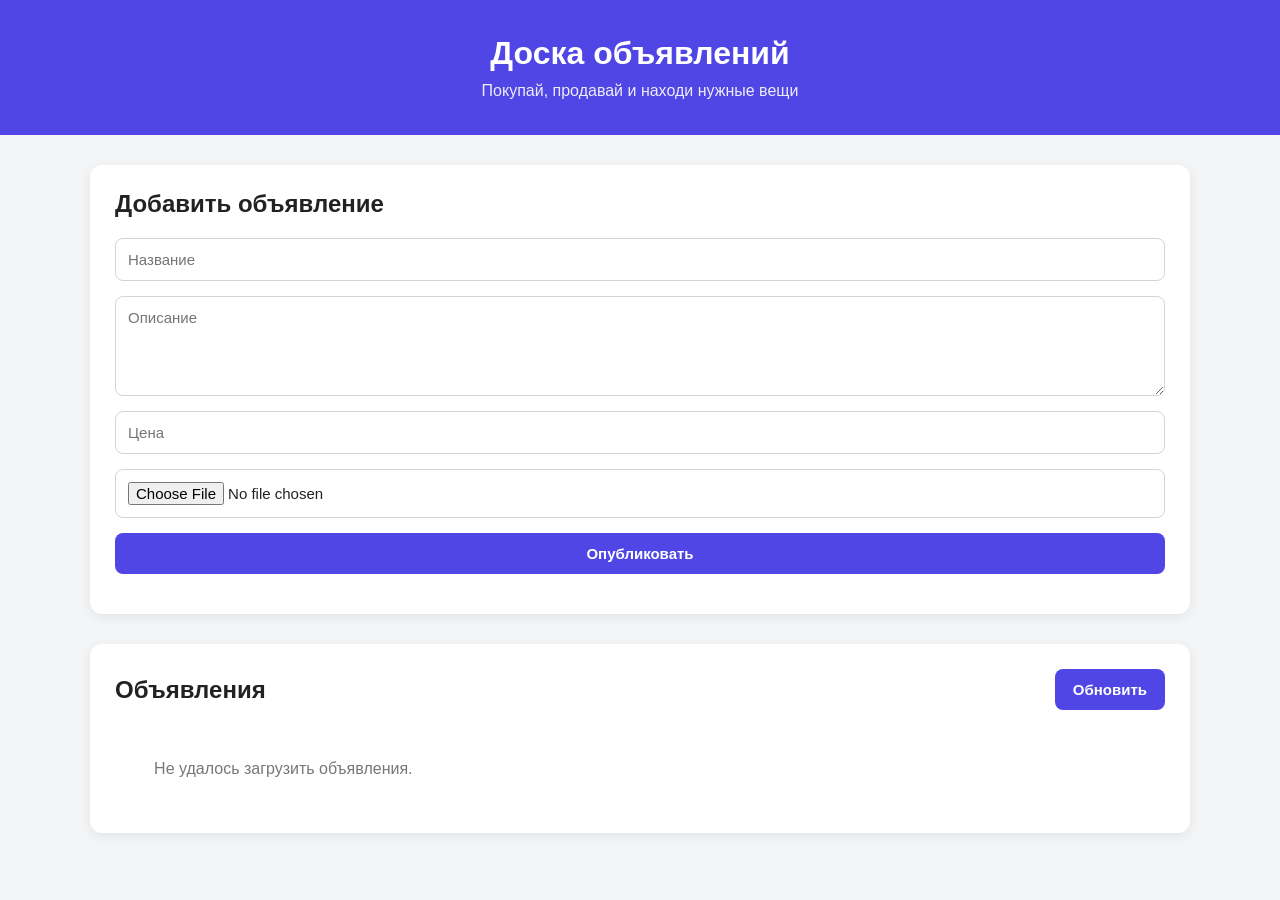
<file: ads-board/index.html>
<!DOCTYPE html>
<html lang="ru">

<head>
    <meta charset="UTF-8">
    <meta name="viewport" content="width=device-width, initial-scale=1.0">

    <title>Доска объявлений</title>

    <link rel="stylesheet" href="style.css">
</head>

<body>

    <header>
        <h1>Доска объявлений</h1>
        <p>Покупай, продавай и находи нужные вещи</p>
    </header>

    <main>

        <!-- Форма добавления объявления -->
        <section class="add-section">

            <h2>Добавить объявление</h2>

            <form id="adForm">

                <input type="text" id="title" placeholder="Название" required>

                <textarea id="description" placeholder="Описание" required></textarea>

                <input type="number" id="price" placeholder="Цена" step="0.01" min="0" required>

                <input type="file" id="image" accept="image/*">

                <button type="submit">
                Опубликовать
            </button>

            </form>

            <p id="formMessage"></p>

        </section>


        <!-- Список объявлений -->
        <section class="ads-section">

            <div class="section-header">
                <h2>Объявления</h2>

                <button id="refreshButton">
                Обновить
            </button>
            </div>

            <div id="adsList">
                <p class="loading">
                    Загрузка объявлений...
                </p>
            </div>

        </section>

    </main>

    <script src="script.js"></script>

</body>

</html>
</file>
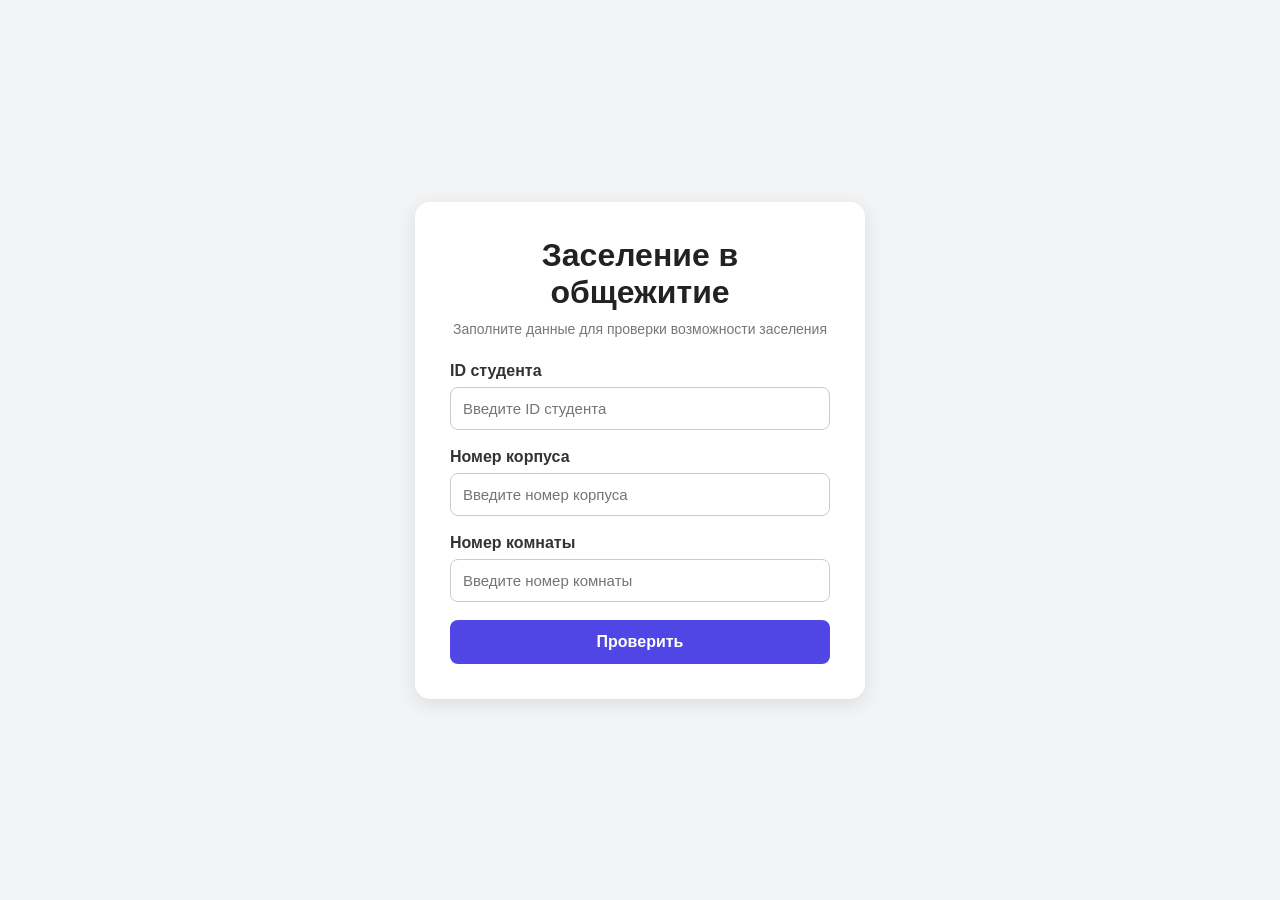
<file: dormitory/index.html>
<!DOCTYPE html>
<html lang="ru">

<head>
    <meta charset="UTF-8">
    <meta name="viewport" content="width=device-width, initial-scale=1.0">

    <title>Заселение в общежитие</title>

    <link rel="stylesheet" href="style.css">
</head>

<body>

    <div class="container">

        <h1>Заселение в общежитие</h1>

        <p class="subtitle">
            Заполните данные для проверки возможности заселения
        </p>

        <form id="dormitoryForm">

            <label for="studentId">
                ID студента
            </label>

            <input type="number" id="studentId" placeholder="Введите ID студента" required>

            <label for="buildingNumber">
                Номер корпуса
            </label>

            <input type="number" id="buildingNumber" placeholder="Введите номер корпуса" required>

            <label for="roomNumber">
                Номер комнаты
            </label>

            <input type="number" id="roomNumber" placeholder="Введите номер комнаты" required>

            <button type="submit">
                Проверить
            </button>

        </form>

        <div id="result"></div>

    </div>

    <script src="script.js"></script>

</body>

</html>
</file>
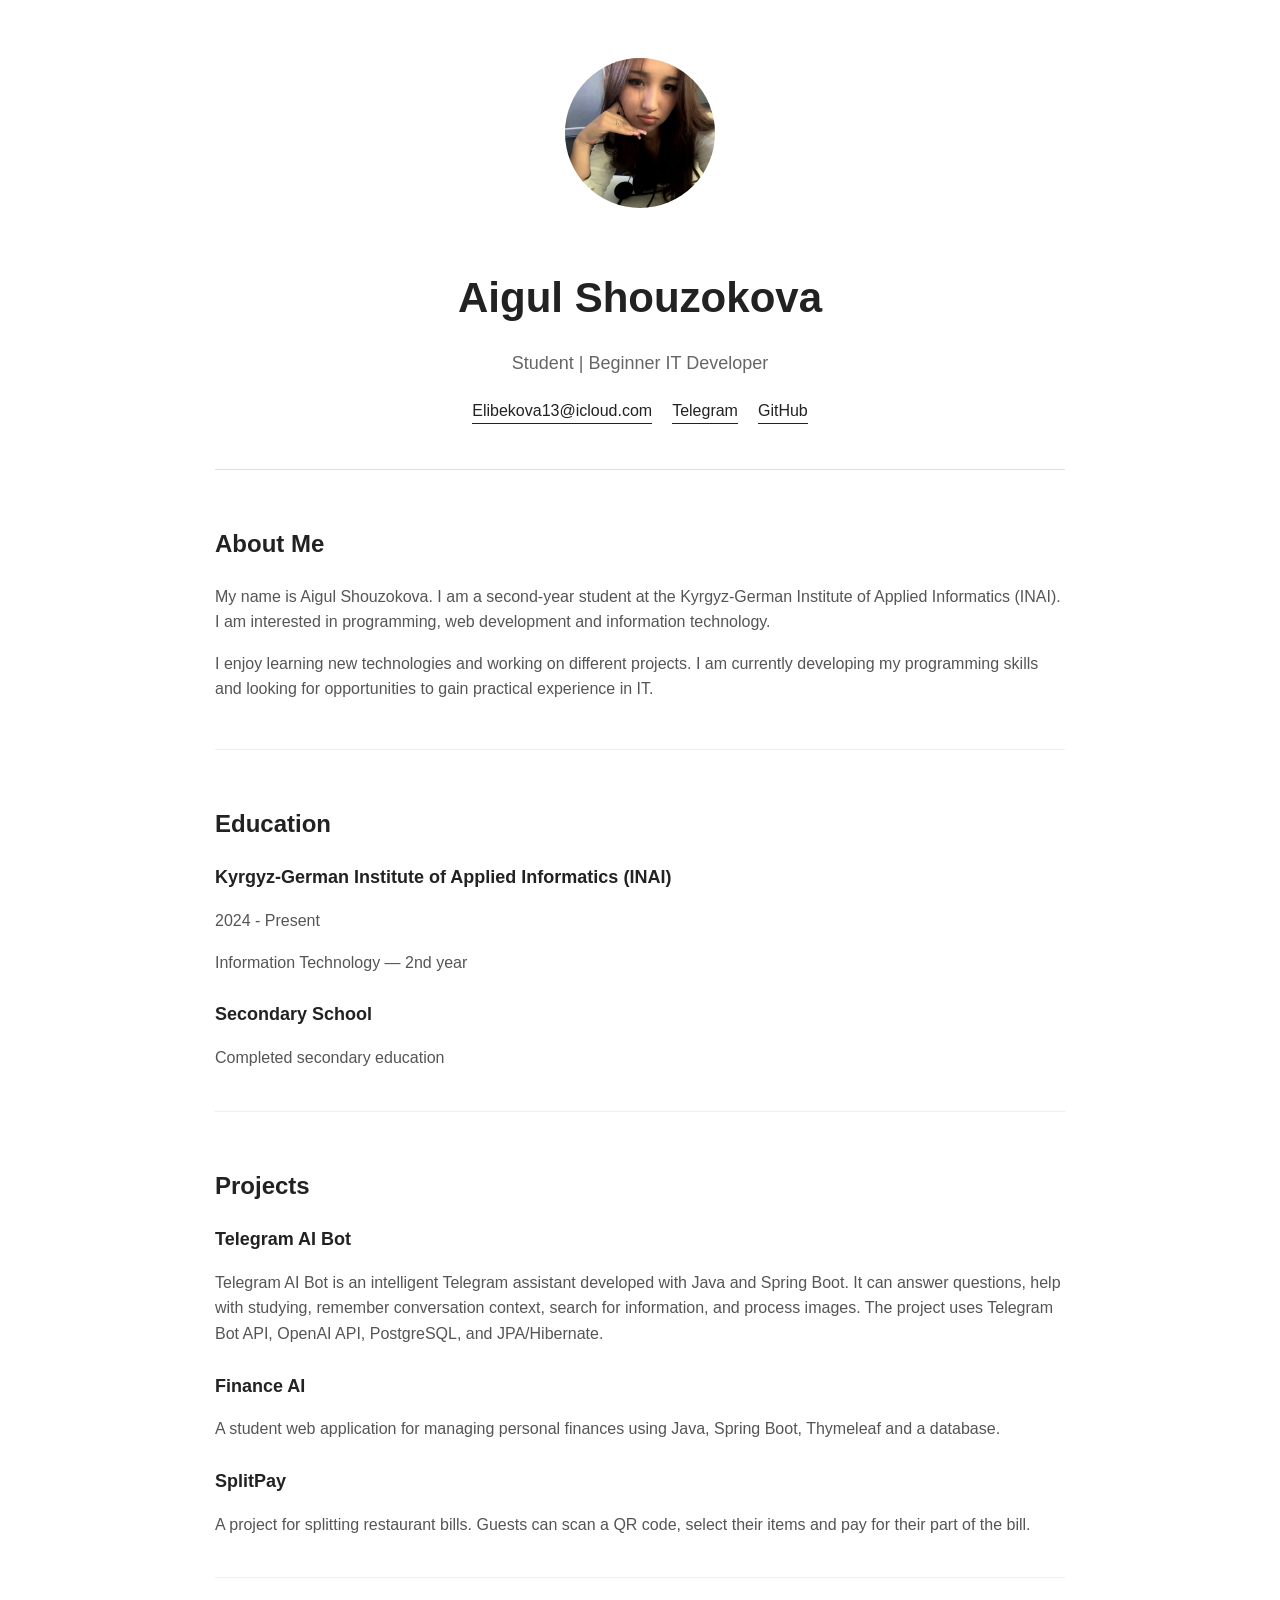
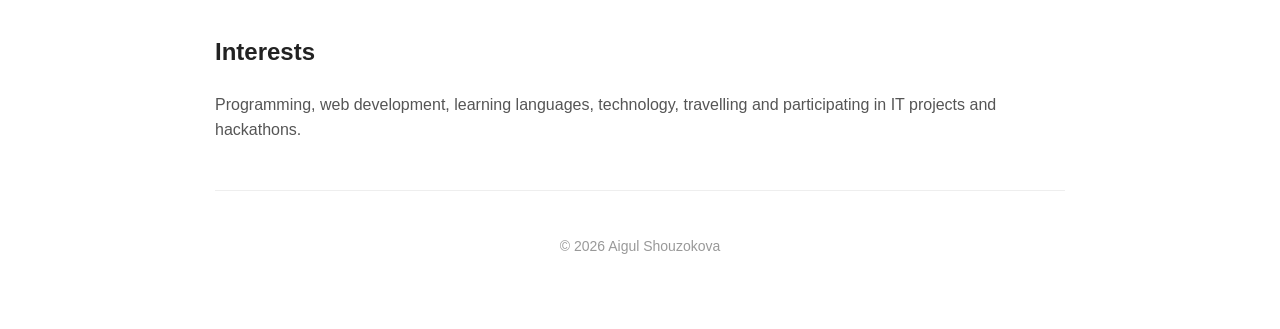
<file: profileA/index.html>
<!DOCTYPE html>
<html lang="en">

<head>
    <meta charset="UTF-8">
    <meta name="viewport" content="width=device-width, initial-scale=1.0">
    <title>Shouzokova Aigul- Resume</title>
    <link rel="stylesheet" href="style.css">
</head>

<body>

    <div class="container">

        <header>
            <img src="photo.jpn.jpg" alt="Aigul Shouzokova" class="profile-photo">

            <h1>Aigul Shouzokova</h1>

            <p class="subtitle">
                Student | Beginner IT Developer
            </p>

            <div class="contacts">
                <a href="mailto:Elibekova13@icloud.com">
                    Elibekova13@icloud.com
                </a>

                <a href="https://t.me/cherieail" target="_blank">
                    Telegram
                </a>

                <a href="https://github.com/aigulelibekovapm@gmail.com" target="_blank">
                    GitHub
                </a>
            </div>
        </header>


        <section>
            <h2>About Me</h2>

            <p>
                My name is Aigul Shouzokova. I am a second-year student at the Kyrgyz-German Institute of Applied Informatics (INAI). I am interested in programming, web development and information technology.
            </p>

            <p>
                I enjoy learning new technologies and working on different projects. I am currently developing my programming skills and looking for opportunities to gain practical experience in IT.
            </p>
        </section>


        <section>
            <h2>Education</h2>

            <div class="item">
                <h3>Kyrgyz-German Institute of Applied Informatics (INAI)</h3>
                <p>2024 - Present</p>
                <p>Information Technology — 2nd year</p>
            </div>

            <div class="item">
                <h3>Secondary School</h3>
                <p>Completed secondary education</p>
            </div>
        </section>


        <section>
            <h2>Projects</h2>

            <div class="item">
                <h3>Telegram AI Bot </h3>
                <p>
                    Telegram AI Bot is an intelligent Telegram assistant developed with Java and Spring Boot. It can answer questions, help with studying, remember conversation context, search for information, and process images. The project uses Telegram Bot API, OpenAI
                    API, PostgreSQL, and JPA/Hibernate.
                </p>
            </div>

            <div class="item">
                <h3>Finance AI</h3>
                <p>
                    A student web application for managing personal finances using Java, Spring Boot, Thymeleaf and a database.
                </p>
            </div>

            <div class="item">
                <h3>SplitPay</h3>
                <p>
                    A project for splitting restaurant bills. Guests can scan a QR code, select their items and pay for their part of the bill.
                </p>
            </div>
        </section>


        <section>
            <h2>Interests</h2>

            <p>
                Programming, web development, learning languages, technology, travelling and participating in IT projects and hackathons.
            </p>
        </section>


        <footer>
            <p>© 2026 Aigul Shouzokova</p>
        </footer>

    </div>

</body>

</html>
</file>
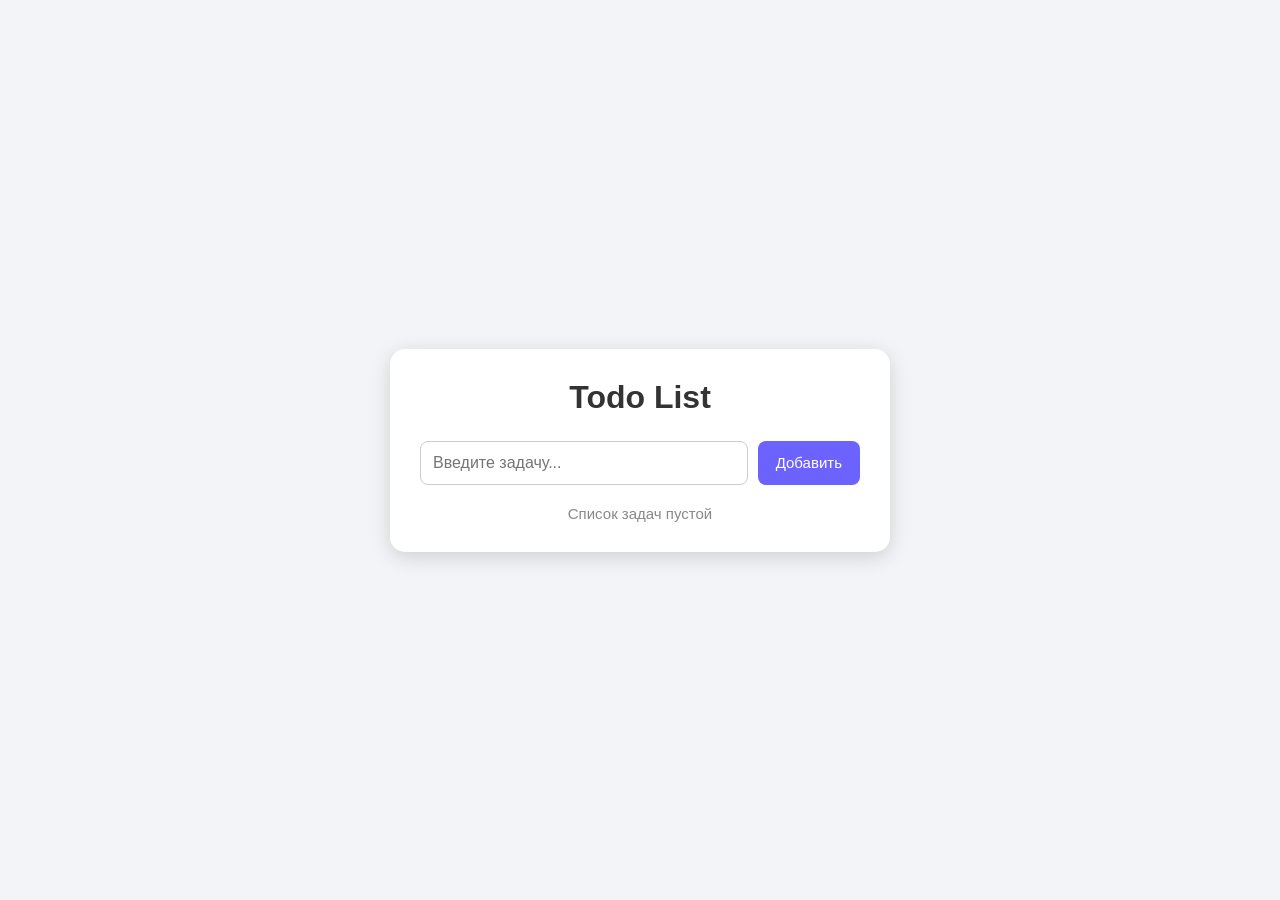
<file: TodoList/index.html>
<!DOCTYPE html>
<html lang="ru">

<head>
    <meta charset="UTF-8">
    <meta name="viewport" content="width=device-width, initial-scale=1.0">
    <title>Todo List</title>
    <link rel="stylesheet" href="style.css">
</head>

<body>

    <div class="container">
        <h1>Todo List</h1>

        <div class="input-box">
            <input type="text" id="taskInput" placeholder="Введите задачу...">
            <button onclick="addTask()">Добавить</button>
        </div>

        <ul id="taskList"></ul>

        <p id="emptyMessage">Список задач пустой</p>
    </div>

    <script>
        const taskInput = document.getElementById("taskInput");
        const taskList = document.getElementById("taskList");
        const emptyMessage = document.getElementById("emptyMessage");

        function addTask() {
            const text = taskInput.value.trim();

            if (text === "") {
                return;
            }

            const li = document.createElement("li");

            li.innerHTML = `
            <span onclick="completeTask(this)">${text}</span>
            <button class="delete-btn" onclick="deleteTask(this)">Удалить</button>
        `;

            taskList.appendChild(li);

            taskInput.value = "";

            updateEmptyMessage();
        }

        function completeTask(element) {
            element.classList.toggle("completed");
        }

        function deleteTask(button) {
            button.parentElement.remove();
            updateEmptyMessage();
        }

        function updateEmptyMessage() {
            if (taskList.children.length === 0) {
                emptyMessage.style.display = "block";
            } else {
                emptyMessage.style.display = "none";
            }
        }

        taskInput.addEventListener("keypress", function(event) {
            if (event.key === "Enter") {
                addTask();
            }
        });

        updateEmptyMessage();
    </script>

</body>

</html>
</file>
<file: ads-board/style.css>
* {
    margin: 0;
    padding: 0;
    box-sizing: border-box;
}

body {
    font-family: Arial, sans-serif;
    background: #f4f5f7;
    color: #222;
}


/* Шапка */

header {
    background: #4f46e5;
    color: white;
    text-align: center;
    padding: 35px 20px;
}

header h1 {
    font-size: 32px;
    margin-bottom: 10px;
}

header p {
    font-size: 16px;
    opacity: 0.9;
}


/* Основной контейнер */

main {
    width: 90%;
    max-width: 1100px;
    margin: 30px auto;
}


/* Форма */

.add-section {
    background: white;
    padding: 25px;
    border-radius: 12px;
    margin-bottom: 30px;
    box-shadow: 0 3px 12px rgba(0, 0, 0, 0.08);
}

.add-section h2 {
    margin-bottom: 20px;
}

#adForm {
    display: flex;
    flex-direction: column;
    gap: 15px;
}

#adForm input,
#adForm textarea {
    width: 100%;
    padding: 12px;
    border: 1px solid #d1d5db;
    border-radius: 8px;
    font-size: 15px;
    font-family: inherit;
    outline: none;
}

#adForm textarea {
    min-height: 100px;
    resize: vertical;
}

#adForm input:focus,
#adForm textarea:focus {
    border-color: #4f46e5;
}

#adForm button,
#refreshButton {
    border: none;
    border-radius: 8px;
    background: #4f46e5;
    color: white;
    padding: 12px 18px;
    font-size: 15px;
    font-weight: bold;
    cursor: pointer;
}

#adForm button:hover,
#refreshButton:hover {
    background: #3730a3;
}

#formMessage {
    margin-top: 15px;
    text-align: center;
}


/* Список объявлений */

.ads-section {
    background: white;
    padding: 25px;
    border-radius: 12px;
    box-shadow: 0 3px 12px rgba(0, 0, 0, 0.08);
}

.section-header {
    display: flex;
    justify-content: space-between;
    align-items: center;
    margin-bottom: 20px;
}

.section-header h2 {
    font-size: 24px;
}


/* Карточки */

#adsList {
    display: grid;
    grid-template-columns: repeat(auto-fill, minmax(250px, 1fr));
    gap: 20px;
}

.ad-card {
    border: 1px solid #e5e7eb;
    border-radius: 10px;
    overflow: hidden;
    background: white;
}

.ad-card img {
    width: 100%;
    height: 180px;
    object-fit: cover;
}

.ad-content {
    padding: 15px;
}

.ad-content h3 {
    font-size: 19px;
    margin-bottom: 10px;
}

.ad-description {
    color: #666;
    font-size: 14px;
    line-height: 1.5;
    margin-bottom: 15px;
}

.ad-price {
    font-size: 20px;
    font-weight: bold;
    color: #4f46e5;
}

.no-image {
    height: 180px;
    display: flex;
    justify-content: center;
    align-items: center;
    background: #e5e7eb;
    color: #777;
}


/* Загрузка */

.loading {
    text-align: center;
    color: #777;
    padding: 30px;
}


/* Адаптация для телефона */

@media (max-width: 600px) {
    header h1 {
        font-size: 26px;
    }
    main {
        width: 95%;
    }
    .section-header {
        flex-direction: column;
        align-items: flex-start;
        gap: 15px;
    }
    #refreshButton {
        width: 100%;
    }
}
</file>
<file: dormitory/style.css>
* {
    margin: 0;
    padding: 0;
    box-sizing: border-box;
}

body {
    font-family: Arial, sans-serif;
    background: #f3f4f6;
    min-height: 100vh;
    display: flex;
    justify-content: center;
    align-items: center;
}

.container {
    width: 450px;
    background: white;
    padding: 35px;
    border-radius: 15px;
    box-shadow: 0 5px 20px rgba(0, 0, 0, 0.1);
}

h1 {
    text-align: center;
    color: #222;
    margin-bottom: 10px;
}

.subtitle {
    text-align: center;
    color: #777;
    margin-bottom: 25px;
    font-size: 14px;
}

form {
    display: flex;
    flex-direction: column;
}

label {
    margin-bottom: 7px;
    color: #333;
    font-weight: bold;
}

input {
    padding: 12px;
    margin-bottom: 18px;
    border: 1px solid #ccc;
    border-radius: 8px;
    font-size: 15px;
    outline: none;
}

input:focus {
    border-color: #4f46e5;
}

button {
    padding: 13px;
    border: none;
    border-radius: 8px;
    background: #4f46e5;
    color: white;
    font-size: 16px;
    font-weight: bold;
    cursor: pointer;
}

button:hover {
    background: #3730a3;
}

#result {
    margin-top: 20px;
    padding: 15px;
    border-radius: 8px;
    text-align: center;
    display: none;
}
</file>
<file: profileA/style.css>
css * {
    margin: 0;
    padding: 0;
    box-sizing: border-box;
}

body {
    font-family: Arial, Helvetica, sans-serif;
    background: white;
    color: #222;
    line-height: 1.6;
}

.container {
    max-width: 850px;
    margin: 0 auto;
    padding: 50px 25px;
}


/* Header */

header {
    text-align: center;
    padding-bottom: 45px;
    border-bottom: 1px solid #ddd;
}

.profile-photo {
    width: 150px;
    height: 150px;
    object-fit: cover;
    border-radius: 50%;
    margin-bottom: 20px;
}

header h1 {
    font-size: 42px;
    font-weight: 600;
    margin-bottom: 8px;
}

.subtitle {
    font-size: 18px;
    color: #666;
    margin-bottom: 20px;
}

.contacts {
    display: flex;
    justify-content: center;
    flex-wrap: wrap;
    gap: 20px;
}

.contacts a {
    color: #222;
    text-decoration: none;
    border-bottom: 1px solid #222;
}

.contacts a:hover {
    opacity: 0.6;
}


/* Sections */

section {
    padding: 35px 0;
    border-bottom: 1px solid #eee;
}

section h2 {
    font-size: 24px;
    font-weight: 600;
    margin-bottom: 20px;
}

section p {
    color: #555;
    margin-bottom: 12px;
}


/* Projects */

.item {
    margin-bottom: 25px;
}

.item:last-child {
    margin-bottom: 0;
}

.item h3 {
    font-size: 18px;
    margin-bottom: 5px;
}

.item p {
    margin-bottom: 5px;
}


/* Footer */

footer {
    text-align: center;
    padding-top: 30px;
    color: #999;
    font-size: 14px;
}


/* Mobile */

@media (max-width: 600px) {
    .container {
        padding: 35px 20px;
    }
    header h1 {
        font-size: 34px;
    }
    .profile-photo {
        width: 120px;
        height: 120px;
    }
    .contacts {
        flex-direction: column;
        align-items: center;
        gap: 10px;
    }
}
</file>
<file: TodoList/style.css>
* {
    margin: 0;
    padding: 0;
    box-sizing: border-box;
}

body {
    font-family: Arial, sans-serif;
    background: #f2f4f7;
    min-height: 100vh;
    display: flex;
    justify-content: center;
    align-items: center;
}

.container {
    width: 500px;
    background: white;
    padding: 30px;
    border-radius: 15px;
    box-shadow: 0 5px 20px rgba(0, 0, 0, 0.15);
}

h1 {
    text-align: center;
    margin-bottom: 25px;
    color: #333;
}

.input-box {
    display: flex;
    gap: 10px;
    margin-bottom: 20px;
}

input {
    flex: 1;
    padding: 12px;
    border: 1px solid #ccc;
    border-radius: 8px;
    font-size: 16px;
    outline: none;
}

input:focus {
    border-color: #6c63ff;
}

.input-box button {
    padding: 12px 18px;
    border: none;
    border-radius: 8px;
    background: #6c63ff;
    color: white;
    cursor: pointer;
    font-size: 15px;
}

.input-box button:hover {
    background: #554de0;
}

#taskList {
    list-style: none;
}

#taskList li {
    display: flex;
    justify-content: space-between;
    align-items: center;
    padding: 12px 15px;
    margin-bottom: 10px;
    background: #f5f5f5;
    border-radius: 8px;
}

#taskList li span {
    cursor: pointer;
    font-size: 16px;
}

.completed {
    text-decoration: line-through;
    color: #888;
}

.delete-btn {
    border: none;
    background: #ff4d4d;
    color: white;
    padding: 7px 12px;
    border-radius: 6px;
    cursor: pointer;
}

.delete-btn:hover {
    background: #d93636;
}

#emptyMessage {
    text-align: center;
    color: #888;
    margin-top: 20px;
    font-size: 15px;
}
</file>
